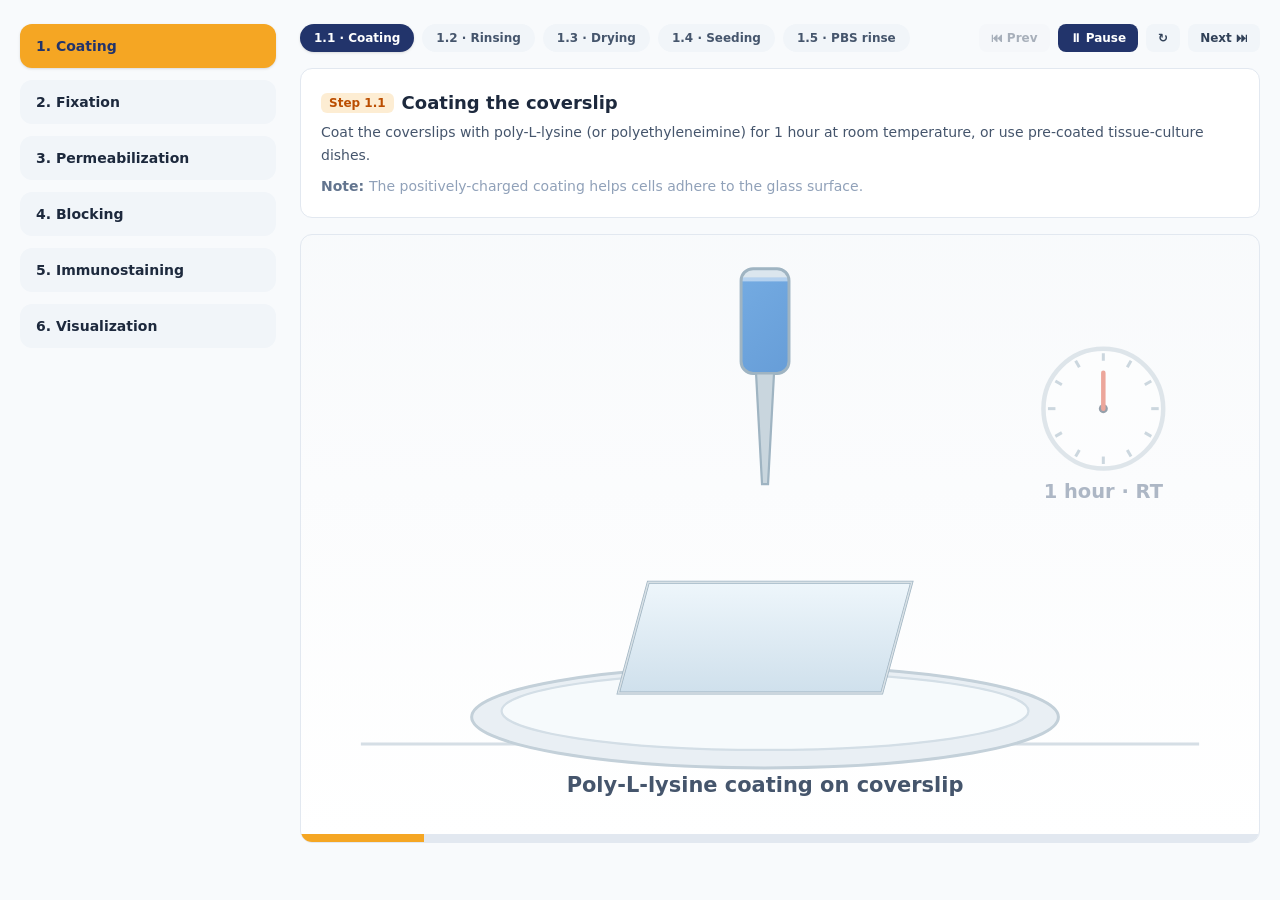
<file: simulation/index.html>
<!doctype html>
<html lang="en">
  <head>
    <meta name="viewport" content="width=device-width, initial-scale=1.0" />
    <link rel="stylesheet" href="./css/main.css" />
  </head>
  <body>
    <div id="root"></div>
    <script type="module" src="./js/main.js"></script>
  <script src="../assets/js/iframeResize.js"></script>
        
        </body>
</html>
</file>
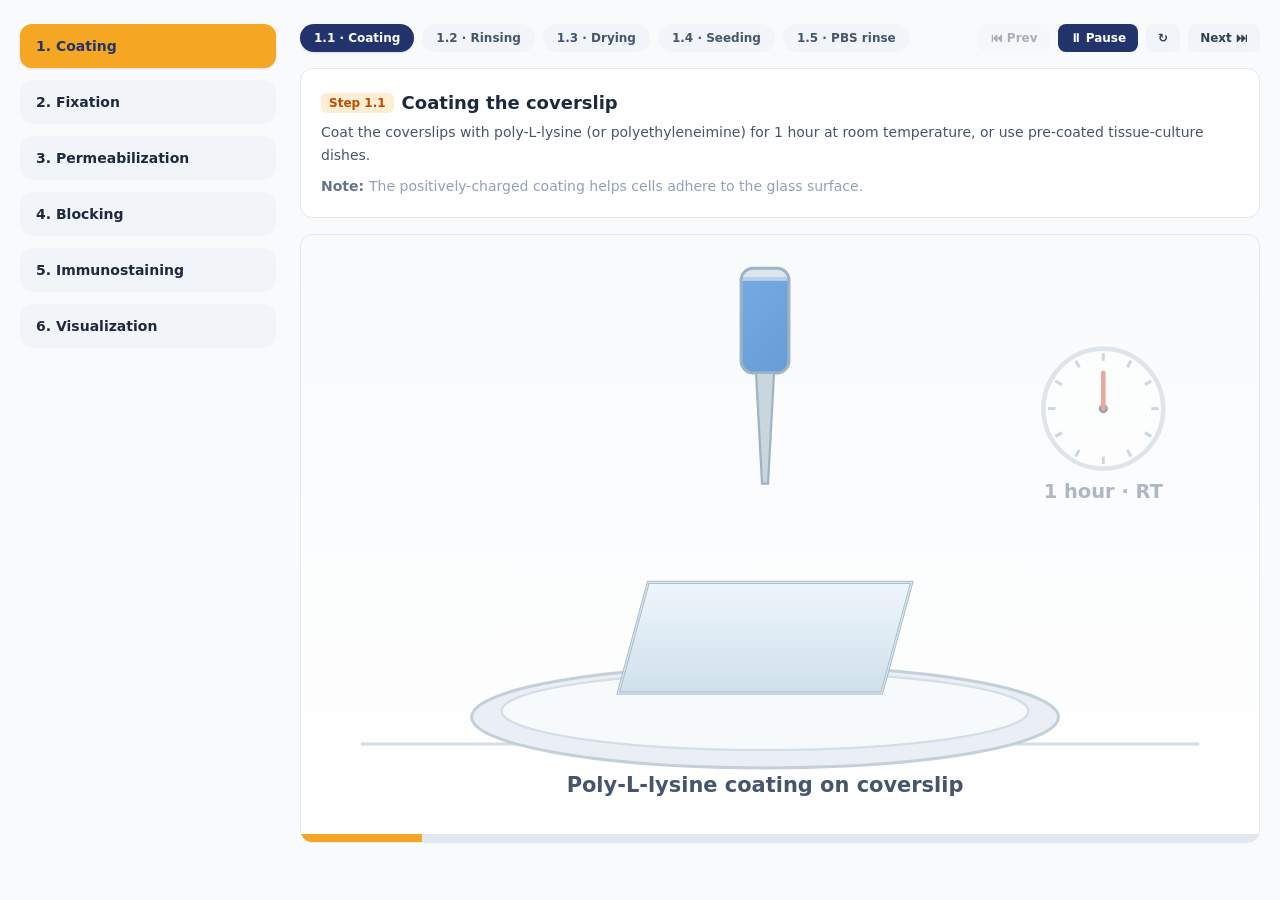
<file: experiment/simulation/index.html>
<!doctype html>
<html lang="en">
  <head>
    <meta name="viewport" content="width=device-width, initial-scale=1.0" />
    <link rel="stylesheet" href="./css/main.css" />
  </head>
  <body>
    <div id="root"></div>
    <script type="module" src="./js/main.js"></script>
  </body>
</html>
</file>
<file: simulation/css/main.css>
/*! tailwindcss v4.3.2 | MIT License | https://tailwindcss.com */
@layer properties{@supports (((-webkit-hyphens:none)) and (not (margin-trim:inline))) or ((-moz-orient:inline) and (not (color:rgb(from red r g b)))){*,:before,:after,::backdrop{--tw-rotate-x:initial;--tw-rotate-y:initial;--tw-rotate-z:initial;--tw-skew-x:initial;--tw-skew-y:initial;--tw-border-style:solid;--tw-gradient-position:initial;--tw-gradient-from:#0000;--tw-gradient-via:#0000;--tw-gradient-to:#0000;--tw-gradient-stops:initial;--tw-gradient-via-stops:initial;--tw-gradient-from-position:0%;--tw-gradient-via-position:50%;--tw-gradient-to-position:100%;--tw-leading:initial;--tw-font-weight:initial;--tw-tracking:initial;--tw-shadow:0 0 #0000;--tw-shadow-color:initial;--tw-shadow-alpha:100%;--tw-inset-shadow:0 0 #0000;--tw-inset-shadow-color:initial;--tw-inset-shadow-alpha:100%;--tw-ring-color:initial;--tw-ring-shadow:0 0 #0000;--tw-inset-ring-color:initial;--tw-inset-ring-shadow:0 0 #0000;--tw-ring-inset:initial;--tw-ring-offset-width:0px;--tw-ring-offset-color:#fff;--tw-ring-offset-shadow:0 0 #0000;--tw-blur:initial;--tw-brightness:initial;--tw-contrast:initial;--tw-grayscale:initial;--tw-hue-rotate:initial;--tw-invert:initial;--tw-opacity:initial;--tw-saturate:initial;--tw-sepia:initial;--tw-drop-shadow:initial;--tw-drop-shadow-color:initial;--tw-drop-shadow-alpha:100%;--tw-drop-shadow-size:initial;--tw-duration:initial}}}@layer theme{:root,:host{--font-sans:ui-sans-serif, system-ui, sans-serif, "Apple Color Emoji", "Segoe UI Emoji", "Segoe UI Symbol", "Noto Color Emoji";--font-mono:ui-monospace, SFMono-Regular, Menlo, Monaco, Consolas, "Liberation Mono", "Courier New", monospace;--color-amber-700:oklch(55.5% .163 48.998);--color-emerald-700:oklch(50.8% .118 165.612);--color-sky-700:oklch(50% .134 242.749);--color-slate-50:oklch(98.4% .003 247.858);--color-slate-100:oklch(96.8% .007 247.896);--color-slate-200:oklch(92.9% .013 255.508);--color-slate-300:oklch(86.9% .022 252.894);--color-slate-400:oklch(70.4% .04 256.788);--color-slate-500:oklch(55.4% .046 257.417);--color-slate-600:oklch(44.6% .043 257.281);--color-slate-700:oklch(37.2% .044 257.287);--color-slate-800:oklch(27.9% .041 260.031);--color-slate-900:oklch(20.8% .042 265.755);--color-white:#fff;--spacing:.25rem;--container-md:28rem;--text-xs:.75rem;--text-xs--line-height:calc(1 / .75);--text-sm:.875rem;--text-sm--line-height:calc(1.25 / .875);--text-lg:1.125rem;--text-lg--line-height:calc(1.75 / 1.125);--text-xl:1.25rem;--text-xl--line-height:calc(1.75 / 1.25);--text-2xl:1.5rem;--text-2xl--line-height:calc(2 / 1.5);--font-weight-semibold:600;--font-weight-bold:700;--tracking-wide:.025em;--leading-relaxed:1.625;--radius-md:.375rem;--radius-lg:.5rem;--radius-xl:.75rem;--default-transition-duration:.15s;--default-transition-timing-function:cubic-bezier(.4, 0, .2, 1);--default-font-family:var(--font-sans);--default-mono-font-family:var(--font-mono);--color-brand-navy:#22346b;--color-brand-amber:#f5a623}}@layer base{*,:after,:before,::backdrop{box-sizing:border-box;border:0 solid;margin:0;padding:0}::file-selector-button{box-sizing:border-box;border:0 solid;margin:0;padding:0}html,:host{-webkit-text-size-adjust:100%;tab-size:4;line-height:1.5;font-family:var(--default-font-family,ui-sans-serif, system-ui, sans-serif, "Apple Color Emoji", "Segoe UI Emoji", "Segoe UI Symbol", "Noto Color Emoji");font-feature-settings:var(--default-font-feature-settings,normal);font-variation-settings:var(--default-font-variation-settings,normal);-webkit-tap-highlight-color:transparent}hr{height:0;color:inherit;border-top-width:1px}abbr:where([title]){-webkit-text-decoration:underline dotted;text-decoration:underline dotted}h1,h2,h3,h4,h5,h6{font-size:inherit;font-weight:inherit}a{color:inherit;-webkit-text-decoration:inherit;-webkit-text-decoration:inherit;-webkit-text-decoration:inherit;-webkit-text-decoration:inherit;text-decoration:inherit}b,strong{font-weight:bolder}code,kbd,samp,pre{font-family:var(--default-mono-font-family,ui-monospace, SFMono-Regular, Menlo, Monaco, Consolas, "Liberation Mono", "Courier New", monospace);font-feature-settings:var(--default-mono-font-feature-settings,normal);font-variation-settings:var(--default-mono-font-variation-settings,normal);font-size:1em}small{font-size:80%}sub,sup{vertical-align:baseline;font-size:75%;line-height:0;position:relative}sub{bottom:-.25em}sup{top:-.5em}table{text-indent:0;border-color:inherit;border-collapse:collapse}:-moz-focusring{outline:auto}progress{vertical-align:baseline}summary{display:list-item}ol,ul,menu{list-style:none}img,svg,video,canvas,audio,iframe,embed,object{vertical-align:middle;display:block}img,video{max-width:100%;height:auto}button,input,select,optgroup,textarea{font:inherit;font-feature-settings:inherit;font-variation-settings:inherit;letter-spacing:inherit;color:inherit;opacity:1;background-color:#0000;border-radius:0}::file-selector-button{font:inherit;font-feature-settings:inherit;font-variation-settings:inherit;letter-spacing:inherit;color:inherit;opacity:1;background-color:#0000;border-radius:0}:where(select:is([multiple],[size])) optgroup{font-weight:bolder}:where(select:is([multiple],[size])) optgroup option{padding-inline-start:20px}::file-selector-button{margin-inline-end:4px}::placeholder{opacity:1}@supports (not ((-webkit-appearance:-apple-pay-button))) or (contain-intrinsic-size:1px){::placeholder{color:currentColor}@supports (color:color-mix(in lab, red, red)){::placeholder{color:color-mix(in oklab, currentcolor 50%, transparent)}}}textarea{resize:vertical}::-webkit-search-decoration{-webkit-appearance:none}::-webkit-date-and-time-value{min-height:1lh;text-align:inherit}::-webkit-datetime-edit{display:inline-flex}::-webkit-datetime-edit-fields-wrapper{padding:0}::-webkit-datetime-edit{padding-block:0}::-webkit-datetime-edit-year-field{padding-block:0}::-webkit-datetime-edit-month-field{padding-block:0}::-webkit-datetime-edit-day-field{padding-block:0}::-webkit-datetime-edit-hour-field{padding-block:0}::-webkit-datetime-edit-minute-field{padding-block:0}::-webkit-datetime-edit-second-field{padding-block:0}::-webkit-datetime-edit-millisecond-field{padding-block:0}::-webkit-datetime-edit-meridiem-field{padding-block:0}::-webkit-calendar-picker-indicator{line-height:1}:-moz-ui-invalid{box-shadow:none}button,input:where([type=button],[type=reset],[type=submit]){appearance:button}::file-selector-button{appearance:button}::-webkit-inner-spin-button{height:auto}::-webkit-outer-spin-button{height:auto}[hidden]:where(:not([hidden=until-found])){display:none!important}}@layer components;@layer utilities{.fixed{position:fixed}.relative{position:relative}.container{width:100%}@media (width>=40rem){.container{max-width:40rem}}@media (width>=48rem){.container{max-width:48rem}}@media (width>=64rem){.container{max-width:64rem}}@media (width>=80rem){.container{max-width:80rem}}@media (width>=96rem){.container{max-width:96rem}}.mx-auto{margin-inline:auto}.mt-1{margin-top:var(--spacing)}.mt-2{margin-top:calc(var(--spacing) * 2)}.mb-1{margin-bottom:var(--spacing)}.mb-3{margin-bottom:calc(var(--spacing) * 3)}.ml-2{margin-left:calc(var(--spacing) * 2)}.block{display:block}.flex{display:flex}.grid{display:grid}.inline-flex{display:inline-flex}.aspect-\[16\/10\]{aspect-ratio:16/10}.h-2{height:calc(var(--spacing) * 2)}.h-14{height:calc(var(--spacing) * 14)}.h-full{height:100%}.min-h-\[420px\]{min-height:420px}.min-h-screen{min-height:100vh}.w-14{width:calc(var(--spacing) * 14)}.w-full{width:100%}.max-w-\[1400px\]{max-width:1400px}.max-w-md{max-width:var(--container-md)}.min-w-0{min-width:0}.flex-1{flex:1}.shrink-0{flex-shrink:0}.grow{flex-grow:1}.transform{transform:var(--tw-rotate-x,) var(--tw-rotate-y,) var(--tw-rotate-z,) var(--tw-skew-x,) var(--tw-skew-y,)}.cursor-pointer{cursor:pointer}.flex-col{flex-direction:column}.flex-wrap{flex-wrap:wrap}.items-center{align-items:center}.justify-between{justify-content:space-between}.justify-center{justify-content:center}.gap-1{gap:var(--spacing)}.gap-2{gap:calc(var(--spacing) * 2)}.gap-3{gap:calc(var(--spacing) * 3)}.gap-4{gap:calc(var(--spacing) * 4)}.gap-6{gap:calc(var(--spacing) * 6)}.gap-x-4{column-gap:calc(var(--spacing) * 4)}.gap-y-2{row-gap:calc(var(--spacing) * 2)}.truncate{text-overflow:ellipsis;white-space:nowrap;overflow:hidden}.overflow-hidden{overflow:hidden}.rounded-full{border-radius:3.40282e38px}.rounded-lg{border-radius:var(--radius-lg)}.rounded-md{border-radius:var(--radius-md)}.rounded-xl{border-radius:var(--radius-xl)}.border{border-style:var(--tw-border-style);border-width:1px}.border-dashed{--tw-border-style:dashed;border-style:dashed}.border-slate-200{border-color:var(--color-slate-200)}.border-slate-300{border-color:var(--color-slate-300)}.bg-brand-amber{background-color:var(--color-brand-amber)}.bg-brand-amber\/20{background-color:#f5a62333}@supports (color:color-mix(in lab, red, red)){.bg-brand-amber\/20{background-color:color-mix(in oklab, var(--color-brand-amber) 20%, transparent)}}.bg-brand-navy{background-color:var(--color-brand-navy)}.bg-brand-navy\/15{background-color:#22346b26}@supports (color:color-mix(in lab, red, red)){.bg-brand-navy\/15{background-color:color-mix(in oklab, var(--color-brand-navy) 15%, transparent)}}.bg-slate-50{background-color:var(--color-slate-50)}.bg-slate-100{background-color:var(--color-slate-100)}.bg-slate-200{background-color:var(--color-slate-200)}.bg-white{background-color:var(--color-white)}.bg-gradient-to-b{--tw-gradient-position:to bottom in oklab;background-image:linear-gradient(var(--tw-gradient-stops))}.from-slate-50{--tw-gradient-from:var(--color-slate-50);--tw-gradient-stops:var(--tw-gradient-via-stops,var(--tw-gradient-position), var(--tw-gradient-from) var(--tw-gradient-from-position), var(--tw-gradient-to) var(--tw-gradient-to-position))}.to-white{--tw-gradient-to:var(--color-white);--tw-gradient-stops:var(--tw-gradient-via-stops,var(--tw-gradient-position), var(--tw-gradient-from) var(--tw-gradient-from-position), var(--tw-gradient-to) var(--tw-gradient-to-position))}.fill-emerald-700{fill:var(--color-emerald-700)}.fill-sky-700{fill:var(--color-sky-700)}.fill-slate-400{fill:var(--color-slate-400)}.fill-slate-500{fill:var(--color-slate-500)}.fill-slate-600{fill:var(--color-slate-600)}.fill-slate-700{fill:var(--color-slate-700)}.p-5{padding:calc(var(--spacing) * 5)}.p-10{padding:calc(var(--spacing) * 10)}.px-2{padding-inline:calc(var(--spacing) * 2)}.px-3{padding-inline:calc(var(--spacing) * 3)}.px-3\.5{padding-inline:calc(var(--spacing) * 3.5)}.px-4{padding-inline:calc(var(--spacing) * 4)}.px-5{padding-inline:calc(var(--spacing) * 5)}.py-0\.5{padding-block:calc(var(--spacing) * .5)}.py-1\.5{padding-block:calc(var(--spacing) * 1.5)}.py-3{padding-block:calc(var(--spacing) * 3)}.py-6{padding-block:calc(var(--spacing) * 6)}.text-center{text-align:center}.text-left{text-align:left}.text-2xl{font-size:var(--text-2xl);line-height:var(--tw-leading,var(--text-2xl--line-height))}.text-lg{font-size:var(--text-lg);line-height:var(--tw-leading,var(--text-lg--line-height))}.text-sm{font-size:var(--text-sm);line-height:var(--tw-leading,var(--text-sm--line-height))}.text-xl{font-size:var(--text-xl);line-height:var(--tw-leading,var(--text-xl--line-height))}.text-xs{font-size:var(--text-xs);line-height:var(--tw-leading,var(--text-xs--line-height))}.text-\[10px\]{font-size:10px}.leading-relaxed{--tw-leading:var(--leading-relaxed);line-height:var(--leading-relaxed)}.font-bold{--tw-font-weight:var(--font-weight-bold);font-weight:var(--font-weight-bold)}.font-semibold{--tw-font-weight:var(--font-weight-semibold);font-weight:var(--font-weight-semibold)}.tracking-wide{--tw-tracking:var(--tracking-wide);letter-spacing:var(--tracking-wide)}.text-amber-700{color:var(--color-amber-700)}.text-brand-navy{color:var(--color-brand-navy)}.text-slate-400{color:var(--color-slate-400)}.text-slate-500{color:var(--color-slate-500)}.text-slate-600{color:var(--color-slate-600)}.text-slate-700{color:var(--color-slate-700)}.text-slate-800{color:var(--color-slate-800)}.text-slate-900{color:var(--color-slate-900)}.text-white{color:var(--color-white)}.uppercase{text-transform:uppercase}.shadow{--tw-shadow:0 1px 3px 0 var(--tw-shadow-color,#0000001a), 0 1px 2px -1px var(--tw-shadow-color,#0000001a);box-shadow:var(--tw-inset-shadow), var(--tw-inset-ring-shadow), var(--tw-ring-offset-shadow), var(--tw-ring-shadow), var(--tw-shadow)}.ring{--tw-ring-shadow:var(--tw-ring-inset,) 0 0 0 calc(1px + var(--tw-ring-offset-width)) var(--tw-ring-color,currentcolor);box-shadow:var(--tw-inset-shadow), var(--tw-inset-ring-shadow), var(--tw-ring-offset-shadow), var(--tw-ring-shadow), var(--tw-shadow)}.blur{--tw-blur:blur(8px);filter:var(--tw-blur,) var(--tw-brightness,) var(--tw-contrast,) var(--tw-grayscale,) var(--tw-hue-rotate,) var(--tw-invert,) var(--tw-saturate,) var(--tw-sepia,) var(--tw-drop-shadow,)}.filter{filter:var(--tw-blur,) var(--tw-brightness,) var(--tw-contrast,) var(--tw-grayscale,) var(--tw-hue-rotate,) var(--tw-invert,) var(--tw-saturate,) var(--tw-sepia,) var(--tw-drop-shadow,)}.transition{transition-property:color,background-color,border-color,outline-color,text-decoration-color,fill,stroke,--tw-gradient-from,--tw-gradient-via,--tw-gradient-to,opacity,box-shadow,transform,translate,scale,rotate,filter,-webkit-backdrop-filter,backdrop-filter,display,content-visibility,overlay,pointer-events;transition-timing-function:var(--tw-ease,var(--default-transition-timing-function));transition-duration:var(--tw-duration,var(--default-transition-duration))}.transition-\[width\]{transition-property:width;transition-timing-function:var(--tw-ease,var(--default-transition-timing-function));transition-duration:var(--tw-duration,var(--default-transition-duration))}.duration-75{--tw-duration:75ms;transition-duration:75ms}@media (hover:hover){.group-hover\:bg-slate-300:is(:where(.group):hover *){background-color:var(--color-slate-300)}.hover\:bg-slate-200:hover{background-color:var(--color-slate-200)}.hover\:brightness-110:hover{--tw-brightness:brightness(110%);filter:var(--tw-blur,) var(--tw-brightness,) var(--tw-contrast,) var(--tw-grayscale,) var(--tw-hue-rotate,) var(--tw-invert,) var(--tw-saturate,) var(--tw-sepia,) var(--tw-drop-shadow,)}}.disabled\:cursor-not-allowed:disabled{cursor:not-allowed}.disabled\:opacity-40:disabled{opacity:.4}@media (width>=64rem){.lg\:w-64{width:calc(var(--spacing) * 64)}.lg\:flex-row{flex-direction:row}}}html,body,#root{height:100%}body{margin:0;font-family:ui-sans-serif,system-ui,Segoe UI,Roboto,Helvetica,Arial,sans-serif}@keyframes next-ready-blink{0%,to{color:var(--color-brand-navy);box-shadow:0 0 0 2px var(--color-brand-navy), 0 0 0 6px #22346b2e;background-color:#fff}50%{background-color:var(--color-brand-navy);color:#fff;box-shadow:0 0 0 2px var(--color-brand-navy), 0 0 0 10px #22346b4d}}.next-ready{animation:1.1s ease-in-out infinite next-ready-blink}@media (prefers-reduced-motion:reduce){.next-ready{background-color:var(--color-brand-navy);color:#fff;animation:none;box-shadow:0 0 0 3px #22346b4d}}@property --tw-rotate-x{syntax:"*";inherits:false}@property --tw-rotate-y{syntax:"*";inherits:false}@property --tw-rotate-z{syntax:"*";inherits:false}@property --tw-skew-x{syntax:"*";inherits:false}@property --tw-skew-y{syntax:"*";inherits:false}@property --tw-border-style{syntax:"*";inherits:false;initial-value:solid}@property --tw-gradient-position{syntax:"*";inherits:false}@property --tw-gradient-from{syntax:"<color>";inherits:false;initial-value:#0000}@property --tw-gradient-via{syntax:"<color>";inherits:false;initial-value:#0000}@property --tw-gradient-to{syntax:"<color>";inherits:false;initial-value:#0000}@property --tw-gradient-stops{syntax:"*";inherits:false}@property --tw-gradient-via-stops{syntax:"*";inherits:false}@property --tw-gradient-from-position{syntax:"<length-percentage>";inherits:false;initial-value:0%}@property --tw-gradient-via-position{syntax:"<length-percentage>";inherits:false;initial-value:50%}@property --tw-gradient-to-position{syntax:"<length-percentage>";inherits:false;initial-value:100%}@property --tw-leading{syntax:"*";inherits:false}@property --tw-font-weight{syntax:"*";inherits:false}@property --tw-tracking{syntax:"*";inherits:false}@property --tw-shadow{syntax:"*";inherits:false;initial-value:0 0 #0000}@property --tw-shadow-color{syntax:"*";inherits:false}@property --tw-shadow-alpha{syntax:"<percentage>";inherits:false;initial-value:100%}@property --tw-inset-shadow{syntax:"*";inherits:false;initial-value:0 0 #0000}@property --tw-inset-shadow-color{syntax:"*";inherits:false}@property --tw-inset-shadow-alpha{syntax:"<percentage>";inherits:false;initial-value:100%}@property --tw-ring-color{syntax:"*";inherits:false}@property --tw-ring-shadow{syntax:"*";inherits:false;initial-value:0 0 #0000}@property --tw-inset-ring-color{syntax:"*";inherits:false}@property --tw-inset-ring-shadow{syntax:"*";inherits:false;initial-value:0 0 #0000}@property --tw-ring-inset{syntax:"*";inherits:false}@property --tw-ring-offset-width{syntax:"<length>";inherits:false;initial-value:0}@property --tw-ring-offset-color{syntax:"*";inherits:false;initial-value:#fff}@property --tw-ring-offset-shadow{syntax:"*";inherits:false;initial-value:0 0 #0000}@property --tw-blur{syntax:"*";inherits:false}@property --tw-brightness{syntax:"*";inherits:false}@property --tw-contrast{syntax:"*";inherits:false}@property --tw-grayscale{syntax:"*";inherits:false}@property --tw-hue-rotate{syntax:"*";inherits:false}@property --tw-invert{syntax:"*";inherits:false}@property --tw-opacity{syntax:"*";inherits:false}@property --tw-saturate{syntax:"*";inherits:false}@property --tw-sepia{syntax:"*";inherits:false}@property --tw-drop-shadow{syntax:"*";inherits:false}@property --tw-drop-shadow-color{syntax:"*";inherits:false}@property --tw-drop-shadow-alpha{syntax:"<percentage>";inherits:false;initial-value:100%}@property --tw-drop-shadow-size{syntax:"*";inherits:false}@property --tw-duration{syntax:"*";inherits:false}
</file>
<file: experiment/simulation/css/main.css>
/*! tailwindcss v4.3.2 | MIT License | https://tailwindcss.com */
@layer properties{@supports (((-webkit-hyphens:none)) and (not (margin-trim:inline))) or ((-moz-orient:inline) and (not (color:rgb(from red r g b)))){*,:before,:after,::backdrop{--tw-rotate-x:initial;--tw-rotate-y:initial;--tw-rotate-z:initial;--tw-skew-x:initial;--tw-skew-y:initial;--tw-border-style:solid;--tw-gradient-position:initial;--tw-gradient-from:#0000;--tw-gradient-via:#0000;--tw-gradient-to:#0000;--tw-gradient-stops:initial;--tw-gradient-via-stops:initial;--tw-gradient-from-position:0%;--tw-gradient-via-position:50%;--tw-gradient-to-position:100%;--tw-leading:initial;--tw-font-weight:initial;--tw-tracking:initial;--tw-shadow:0 0 #0000;--tw-shadow-color:initial;--tw-shadow-alpha:100%;--tw-inset-shadow:0 0 #0000;--tw-inset-shadow-color:initial;--tw-inset-shadow-alpha:100%;--tw-ring-color:initial;--tw-ring-shadow:0 0 #0000;--tw-inset-ring-color:initial;--tw-inset-ring-shadow:0 0 #0000;--tw-ring-inset:initial;--tw-ring-offset-width:0px;--tw-ring-offset-color:#fff;--tw-ring-offset-shadow:0 0 #0000;--tw-blur:initial;--tw-brightness:initial;--tw-contrast:initial;--tw-grayscale:initial;--tw-hue-rotate:initial;--tw-invert:initial;--tw-opacity:initial;--tw-saturate:initial;--tw-sepia:initial;--tw-drop-shadow:initial;--tw-drop-shadow-color:initial;--tw-drop-shadow-alpha:100%;--tw-drop-shadow-size:initial;--tw-duration:initial}}}@layer theme{:root,:host{--font-sans:ui-sans-serif, system-ui, sans-serif, "Apple Color Emoji", "Segoe UI Emoji", "Segoe UI Symbol", "Noto Color Emoji";--font-mono:ui-monospace, SFMono-Regular, Menlo, Monaco, Consolas, "Liberation Mono", "Courier New", monospace;--color-amber-700:oklch(55.5% .163 48.998);--color-emerald-700:oklch(50.8% .118 165.612);--color-sky-700:oklch(50% .134 242.749);--color-slate-50:oklch(98.4% .003 247.858);--color-slate-100:oklch(96.8% .007 247.896);--color-slate-200:oklch(92.9% .013 255.508);--color-slate-300:oklch(86.9% .022 252.894);--color-slate-400:oklch(70.4% .04 256.788);--color-slate-500:oklch(55.4% .046 257.417);--color-slate-600:oklch(44.6% .043 257.281);--color-slate-700:oklch(37.2% .044 257.287);--color-slate-800:oklch(27.9% .041 260.031);--color-slate-900:oklch(20.8% .042 265.755);--color-white:#fff;--spacing:.25rem;--container-md:28rem;--text-xs:.75rem;--text-xs--line-height:calc(1 / .75);--text-sm:.875rem;--text-sm--line-height:calc(1.25 / .875);--text-lg:1.125rem;--text-lg--line-height:calc(1.75 / 1.125);--text-xl:1.25rem;--text-xl--line-height:calc(1.75 / 1.25);--text-2xl:1.5rem;--text-2xl--line-height:calc(2 / 1.5);--font-weight-semibold:600;--font-weight-bold:700;--tracking-wide:.025em;--leading-relaxed:1.625;--radius-md:.375rem;--radius-lg:.5rem;--radius-xl:.75rem;--default-transition-duration:.15s;--default-transition-timing-function:cubic-bezier(.4, 0, .2, 1);--default-font-family:var(--font-sans);--default-mono-font-family:var(--font-mono);--color-brand-navy:#22346b;--color-brand-amber:#f5a623}}@layer base{*,:after,:before,::backdrop{box-sizing:border-box;border:0 solid;margin:0;padding:0}::file-selector-button{box-sizing:border-box;border:0 solid;margin:0;padding:0}html,:host{-webkit-text-size-adjust:100%;tab-size:4;line-height:1.5;font-family:var(--default-font-family,ui-sans-serif, system-ui, sans-serif, "Apple Color Emoji", "Segoe UI Emoji", "Segoe UI Symbol", "Noto Color Emoji");font-feature-settings:var(--default-font-feature-settings,normal);font-variation-settings:var(--default-font-variation-settings,normal);-webkit-tap-highlight-color:transparent}hr{height:0;color:inherit;border-top-width:1px}abbr:where([title]){-webkit-text-decoration:underline dotted;text-decoration:underline dotted}h1,h2,h3,h4,h5,h6{font-size:inherit;font-weight:inherit}a{color:inherit;-webkit-text-decoration:inherit;-webkit-text-decoration:inherit;-webkit-text-decoration:inherit;-webkit-text-decoration:inherit;text-decoration:inherit}b,strong{font-weight:bolder}code,kbd,samp,pre{font-family:var(--default-mono-font-family,ui-monospace, SFMono-Regular, Menlo, Monaco, Consolas, "Liberation Mono", "Courier New", monospace);font-feature-settings:var(--default-mono-font-feature-settings,normal);font-variation-settings:var(--default-mono-font-variation-settings,normal);font-size:1em}small{font-size:80%}sub,sup{vertical-align:baseline;font-size:75%;line-height:0;position:relative}sub{bottom:-.25em}sup{top:-.5em}table{text-indent:0;border-color:inherit;border-collapse:collapse}:-moz-focusring{outline:auto}progress{vertical-align:baseline}summary{display:list-item}ol,ul,menu{list-style:none}img,svg,video,canvas,audio,iframe,embed,object{vertical-align:middle;display:block}img,video{max-width:100%;height:auto}button,input,select,optgroup,textarea{font:inherit;font-feature-settings:inherit;font-variation-settings:inherit;letter-spacing:inherit;color:inherit;opacity:1;background-color:#0000;border-radius:0}::file-selector-button{font:inherit;font-feature-settings:inherit;font-variation-settings:inherit;letter-spacing:inherit;color:inherit;opacity:1;background-color:#0000;border-radius:0}:where(select:is([multiple],[size])) optgroup{font-weight:bolder}:where(select:is([multiple],[size])) optgroup option{padding-inline-start:20px}::file-selector-button{margin-inline-end:4px}::placeholder{opacity:1}@supports (not ((-webkit-appearance:-apple-pay-button))) or (contain-intrinsic-size:1px){::placeholder{color:currentColor}@supports (color:color-mix(in lab, red, red)){::placeholder{color:color-mix(in oklab, currentcolor 50%, transparent)}}}textarea{resize:vertical}::-webkit-search-decoration{-webkit-appearance:none}::-webkit-date-and-time-value{min-height:1lh;text-align:inherit}::-webkit-datetime-edit{display:inline-flex}::-webkit-datetime-edit-fields-wrapper{padding:0}::-webkit-datetime-edit{padding-block:0}::-webkit-datetime-edit-year-field{padding-block:0}::-webkit-datetime-edit-month-field{padding-block:0}::-webkit-datetime-edit-day-field{padding-block:0}::-webkit-datetime-edit-hour-field{padding-block:0}::-webkit-datetime-edit-minute-field{padding-block:0}::-webkit-datetime-edit-second-field{padding-block:0}::-webkit-datetime-edit-millisecond-field{padding-block:0}::-webkit-datetime-edit-meridiem-field{padding-block:0}::-webkit-calendar-picker-indicator{line-height:1}:-moz-ui-invalid{box-shadow:none}button,input:where([type=button],[type=reset],[type=submit]){appearance:button}::file-selector-button{appearance:button}::-webkit-inner-spin-button{height:auto}::-webkit-outer-spin-button{height:auto}[hidden]:where(:not([hidden=until-found])){display:none!important}}@layer components;@layer utilities{.fixed{position:fixed}.relative{position:relative}.container{width:100%}@media (width>=40rem){.container{max-width:40rem}}@media (width>=48rem){.container{max-width:48rem}}@media (width>=64rem){.container{max-width:64rem}}@media (width>=80rem){.container{max-width:80rem}}@media (width>=96rem){.container{max-width:96rem}}.mx-auto{margin-inline:auto}.mt-1{margin-top:var(--spacing)}.mt-2{margin-top:calc(var(--spacing) * 2)}.mb-1{margin-bottom:var(--spacing)}.mb-3{margin-bottom:calc(var(--spacing) * 3)}.ml-2{margin-left:calc(var(--spacing) * 2)}.block{display:block}.flex{display:flex}.grid{display:grid}.inline-flex{display:inline-flex}.aspect-\[16\/10\]{aspect-ratio:16/10}.h-2{height:calc(var(--spacing) * 2)}.h-14{height:calc(var(--spacing) * 14)}.h-full{height:100%}.min-h-\[420px\]{min-height:420px}.min-h-screen{min-height:100vh}.w-14{width:calc(var(--spacing) * 14)}.w-full{width:100%}.max-w-\[1400px\]{max-width:1400px}.max-w-md{max-width:var(--container-md)}.min-w-0{min-width:0}.flex-1{flex:1}.shrink-0{flex-shrink:0}.grow{flex-grow:1}.transform{transform:var(--tw-rotate-x,) var(--tw-rotate-y,) var(--tw-rotate-z,) var(--tw-skew-x,) var(--tw-skew-y,)}.cursor-pointer{cursor:pointer}.flex-col{flex-direction:column}.flex-wrap{flex-wrap:wrap}.items-center{align-items:center}.justify-between{justify-content:space-between}.justify-center{justify-content:center}.gap-1{gap:var(--spacing)}.gap-2{gap:calc(var(--spacing) * 2)}.gap-3{gap:calc(var(--spacing) * 3)}.gap-4{gap:calc(var(--spacing) * 4)}.gap-6{gap:calc(var(--spacing) * 6)}.gap-x-4{column-gap:calc(var(--spacing) * 4)}.gap-y-2{row-gap:calc(var(--spacing) * 2)}.truncate{text-overflow:ellipsis;white-space:nowrap;overflow:hidden}.overflow-hidden{overflow:hidden}.rounded-full{border-radius:3.40282e38px}.rounded-lg{border-radius:var(--radius-lg)}.rounded-md{border-radius:var(--radius-md)}.rounded-xl{border-radius:var(--radius-xl)}.border{border-style:var(--tw-border-style);border-width:1px}.border-dashed{--tw-border-style:dashed;border-style:dashed}.border-slate-200{border-color:var(--color-slate-200)}.border-slate-300{border-color:var(--color-slate-300)}.bg-brand-amber{background-color:var(--color-brand-amber)}.bg-brand-amber\/20{background-color:#f5a62333}@supports (color:color-mix(in lab, red, red)){.bg-brand-amber\/20{background-color:color-mix(in oklab, var(--color-brand-amber) 20%, transparent)}}.bg-brand-navy{background-color:var(--color-brand-navy)}.bg-brand-navy\/15{background-color:#22346b26}@supports (color:color-mix(in lab, red, red)){.bg-brand-navy\/15{background-color:color-mix(in oklab, var(--color-brand-navy) 15%, transparent)}}.bg-slate-50{background-color:var(--color-slate-50)}.bg-slate-100{background-color:var(--color-slate-100)}.bg-slate-200{background-color:var(--color-slate-200)}.bg-white{background-color:var(--color-white)}.bg-gradient-to-b{--tw-gradient-position:to bottom in oklab;background-image:linear-gradient(var(--tw-gradient-stops))}.from-slate-50{--tw-gradient-from:var(--color-slate-50);--tw-gradient-stops:var(--tw-gradient-via-stops,var(--tw-gradient-position), var(--tw-gradient-from) var(--tw-gradient-from-position), var(--tw-gradient-to) var(--tw-gradient-to-position))}.to-white{--tw-gradient-to:var(--color-white);--tw-gradient-stops:var(--tw-gradient-via-stops,var(--tw-gradient-position), var(--tw-gradient-from) var(--tw-gradient-from-position), var(--tw-gradient-to) var(--tw-gradient-to-position))}.fill-emerald-700{fill:var(--color-emerald-700)}.fill-sky-700{fill:var(--color-sky-700)}.fill-slate-400{fill:var(--color-slate-400)}.fill-slate-500{fill:var(--color-slate-500)}.fill-slate-600{fill:var(--color-slate-600)}.fill-slate-700{fill:var(--color-slate-700)}.p-5{padding:calc(var(--spacing) * 5)}.p-10{padding:calc(var(--spacing) * 10)}.px-2{padding-inline:calc(var(--spacing) * 2)}.px-3{padding-inline:calc(var(--spacing) * 3)}.px-3\.5{padding-inline:calc(var(--spacing) * 3.5)}.px-4{padding-inline:calc(var(--spacing) * 4)}.px-5{padding-inline:calc(var(--spacing) * 5)}.py-0\.5{padding-block:calc(var(--spacing) * .5)}.py-1\.5{padding-block:calc(var(--spacing) * 1.5)}.py-3{padding-block:calc(var(--spacing) * 3)}.py-6{padding-block:calc(var(--spacing) * 6)}.text-center{text-align:center}.text-left{text-align:left}.text-2xl{font-size:var(--text-2xl);line-height:var(--tw-leading,var(--text-2xl--line-height))}.text-lg{font-size:var(--text-lg);line-height:var(--tw-leading,var(--text-lg--line-height))}.text-sm{font-size:var(--text-sm);line-height:var(--tw-leading,var(--text-sm--line-height))}.text-xl{font-size:var(--text-xl);line-height:var(--tw-leading,var(--text-xl--line-height))}.text-xs{font-size:var(--text-xs);line-height:var(--tw-leading,var(--text-xs--line-height))}.text-\[10px\]{font-size:10px}.leading-relaxed{--tw-leading:var(--leading-relaxed);line-height:var(--leading-relaxed)}.font-bold{--tw-font-weight:var(--font-weight-bold);font-weight:var(--font-weight-bold)}.font-semibold{--tw-font-weight:var(--font-weight-semibold);font-weight:var(--font-weight-semibold)}.tracking-wide{--tw-tracking:var(--tracking-wide);letter-spacing:var(--tracking-wide)}.text-amber-700{color:var(--color-amber-700)}.text-brand-navy{color:var(--color-brand-navy)}.text-slate-400{color:var(--color-slate-400)}.text-slate-500{color:var(--color-slate-500)}.text-slate-600{color:var(--color-slate-600)}.text-slate-700{color:var(--color-slate-700)}.text-slate-800{color:var(--color-slate-800)}.text-slate-900{color:var(--color-slate-900)}.text-white{color:var(--color-white)}.uppercase{text-transform:uppercase}.shadow{--tw-shadow:0 1px 3px 0 var(--tw-shadow-color,#0000001a), 0 1px 2px -1px var(--tw-shadow-color,#0000001a);box-shadow:var(--tw-inset-shadow), var(--tw-inset-ring-shadow), var(--tw-ring-offset-shadow), var(--tw-ring-shadow), var(--tw-shadow)}.ring{--tw-ring-shadow:var(--tw-ring-inset,) 0 0 0 calc(1px + var(--tw-ring-offset-width)) var(--tw-ring-color,currentcolor);box-shadow:var(--tw-inset-shadow), var(--tw-inset-ring-shadow), var(--tw-ring-offset-shadow), var(--tw-ring-shadow), var(--tw-shadow)}.blur{--tw-blur:blur(8px);filter:var(--tw-blur,) var(--tw-brightness,) var(--tw-contrast,) var(--tw-grayscale,) var(--tw-hue-rotate,) var(--tw-invert,) var(--tw-saturate,) var(--tw-sepia,) var(--tw-drop-shadow,)}.filter{filter:var(--tw-blur,) var(--tw-brightness,) var(--tw-contrast,) var(--tw-grayscale,) var(--tw-hue-rotate,) var(--tw-invert,) var(--tw-saturate,) var(--tw-sepia,) var(--tw-drop-shadow,)}.transition{transition-property:color,background-color,border-color,outline-color,text-decoration-color,fill,stroke,--tw-gradient-from,--tw-gradient-via,--tw-gradient-to,opacity,box-shadow,transform,translate,scale,rotate,filter,-webkit-backdrop-filter,backdrop-filter,display,content-visibility,overlay,pointer-events;transition-timing-function:var(--tw-ease,var(--default-transition-timing-function));transition-duration:var(--tw-duration,var(--default-transition-duration))}.transition-\[width\]{transition-property:width;transition-timing-function:var(--tw-ease,var(--default-transition-timing-function));transition-duration:var(--tw-duration,var(--default-transition-duration))}.duration-75{--tw-duration:75ms;transition-duration:75ms}@media (hover:hover){.group-hover\:bg-slate-300:is(:where(.group):hover *){background-color:var(--color-slate-300)}.hover\:bg-slate-200:hover{background-color:var(--color-slate-200)}.hover\:brightness-110:hover{--tw-brightness:brightness(110%);filter:var(--tw-blur,) var(--tw-brightness,) var(--tw-contrast,) var(--tw-grayscale,) var(--tw-hue-rotate,) var(--tw-invert,) var(--tw-saturate,) var(--tw-sepia,) var(--tw-drop-shadow,)}}.disabled\:cursor-not-allowed:disabled{cursor:not-allowed}.disabled\:opacity-40:disabled{opacity:.4}@media (width>=64rem){.lg\:w-64{width:calc(var(--spacing) * 64)}.lg\:flex-row{flex-direction:row}}}html,body,#root{height:100%}body{margin:0;font-family:ui-sans-serif,system-ui,Segoe UI,Roboto,Helvetica,Arial,sans-serif}@keyframes next-ready-blink{0%,to{color:var(--color-brand-navy);box-shadow:0 0 0 2px var(--color-brand-navy), 0 0 0 6px #22346b2e;background-color:#fff}50%{background-color:var(--color-brand-navy);color:#fff;box-shadow:0 0 0 2px var(--color-brand-navy), 0 0 0 10px #22346b4d}}.next-ready{animation:1.1s ease-in-out infinite next-ready-blink}@media (prefers-reduced-motion:reduce){.next-ready{background-color:var(--color-brand-navy);color:#fff;animation:none;box-shadow:0 0 0 3px #22346b4d}}@property --tw-rotate-x{syntax:"*";inherits:false}@property --tw-rotate-y{syntax:"*";inherits:false}@property --tw-rotate-z{syntax:"*";inherits:false}@property --tw-skew-x{syntax:"*";inherits:false}@property --tw-skew-y{syntax:"*";inherits:false}@property --tw-border-style{syntax:"*";inherits:false;initial-value:solid}@property --tw-gradient-position{syntax:"*";inherits:false}@property --tw-gradient-from{syntax:"<color>";inherits:false;initial-value:#0000}@property --tw-gradient-via{syntax:"<color>";inherits:false;initial-value:#0000}@property --tw-gradient-to{syntax:"<color>";inherits:false;initial-value:#0000}@property --tw-gradient-stops{syntax:"*";inherits:false}@property --tw-gradient-via-stops{syntax:"*";inherits:false}@property --tw-gradient-from-position{syntax:"<length-percentage>";inherits:false;initial-value:0%}@property --tw-gradient-via-position{syntax:"<length-percentage>";inherits:false;initial-value:50%}@property --tw-gradient-to-position{syntax:"<length-percentage>";inherits:false;initial-value:100%}@property --tw-leading{syntax:"*";inherits:false}@property --tw-font-weight{syntax:"*";inherits:false}@property --tw-tracking{syntax:"*";inherits:false}@property --tw-shadow{syntax:"*";inherits:false;initial-value:0 0 #0000}@property --tw-shadow-color{syntax:"*";inherits:false}@property --tw-shadow-alpha{syntax:"<percentage>";inherits:false;initial-value:100%}@property --tw-inset-shadow{syntax:"*";inherits:false;initial-value:0 0 #0000}@property --tw-inset-shadow-color{syntax:"*";inherits:false}@property --tw-inset-shadow-alpha{syntax:"<percentage>";inherits:false;initial-value:100%}@property --tw-ring-color{syntax:"*";inherits:false}@property --tw-ring-shadow{syntax:"*";inherits:false;initial-value:0 0 #0000}@property --tw-inset-ring-color{syntax:"*";inherits:false}@property --tw-inset-ring-shadow{syntax:"*";inherits:false;initial-value:0 0 #0000}@property --tw-ring-inset{syntax:"*";inherits:false}@property --tw-ring-offset-width{syntax:"<length>";inherits:false;initial-value:0}@property --tw-ring-offset-color{syntax:"*";inherits:false;initial-value:#fff}@property --tw-ring-offset-shadow{syntax:"*";inherits:false;initial-value:0 0 #0000}@property --tw-blur{syntax:"*";inherits:false}@property --tw-brightness{syntax:"*";inherits:false}@property --tw-contrast{syntax:"*";inherits:false}@property --tw-grayscale{syntax:"*";inherits:false}@property --tw-hue-rotate{syntax:"*";inherits:false}@property --tw-invert{syntax:"*";inherits:false}@property --tw-opacity{syntax:"*";inherits:false}@property --tw-saturate{syntax:"*";inherits:false}@property --tw-sepia{syntax:"*";inherits:false}@property --tw-drop-shadow{syntax:"*";inherits:false}@property --tw-drop-shadow-color{syntax:"*";inherits:false}@property --tw-drop-shadow-alpha{syntax:"<percentage>";inherits:false;initial-value:100%}@property --tw-drop-shadow-size{syntax:"*";inherits:false}@property --tw-duration{syntax:"*";inherits:false}
</file>
